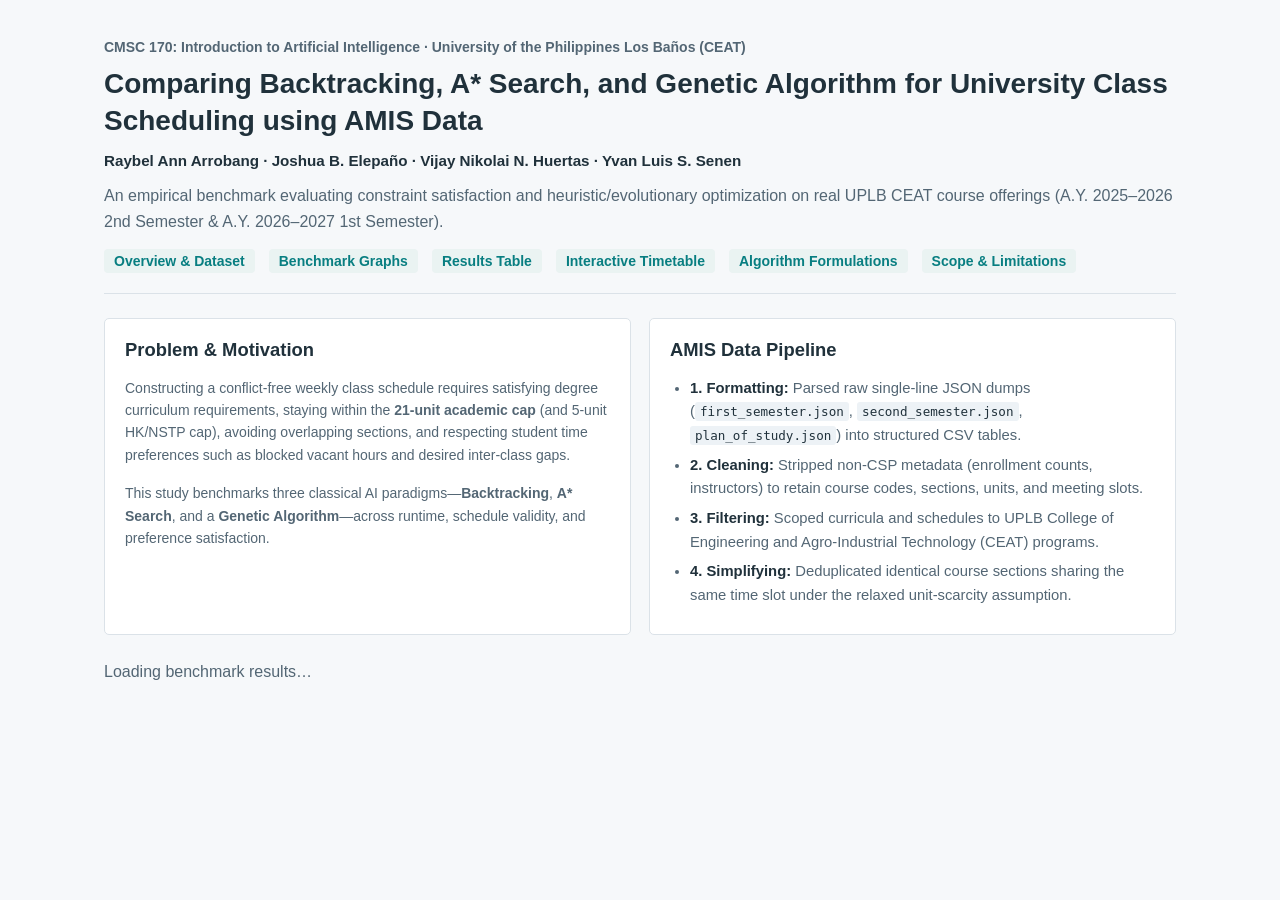
<file: index.html>
<!doctype html>
<html lang="en">
<head>
  <meta charset="utf-8">
  <meta name="viewport" content="width=device-width, initial-scale=1">
  <meta http-equiv="refresh" content="0; url=docs/">
  <link rel="canonical" href="docs/">
  <title>Course Scheduling Project</title>
</head>
<body>
  <p><a href="docs/">Open the project page</a></p>
</body>
</html>
</file>
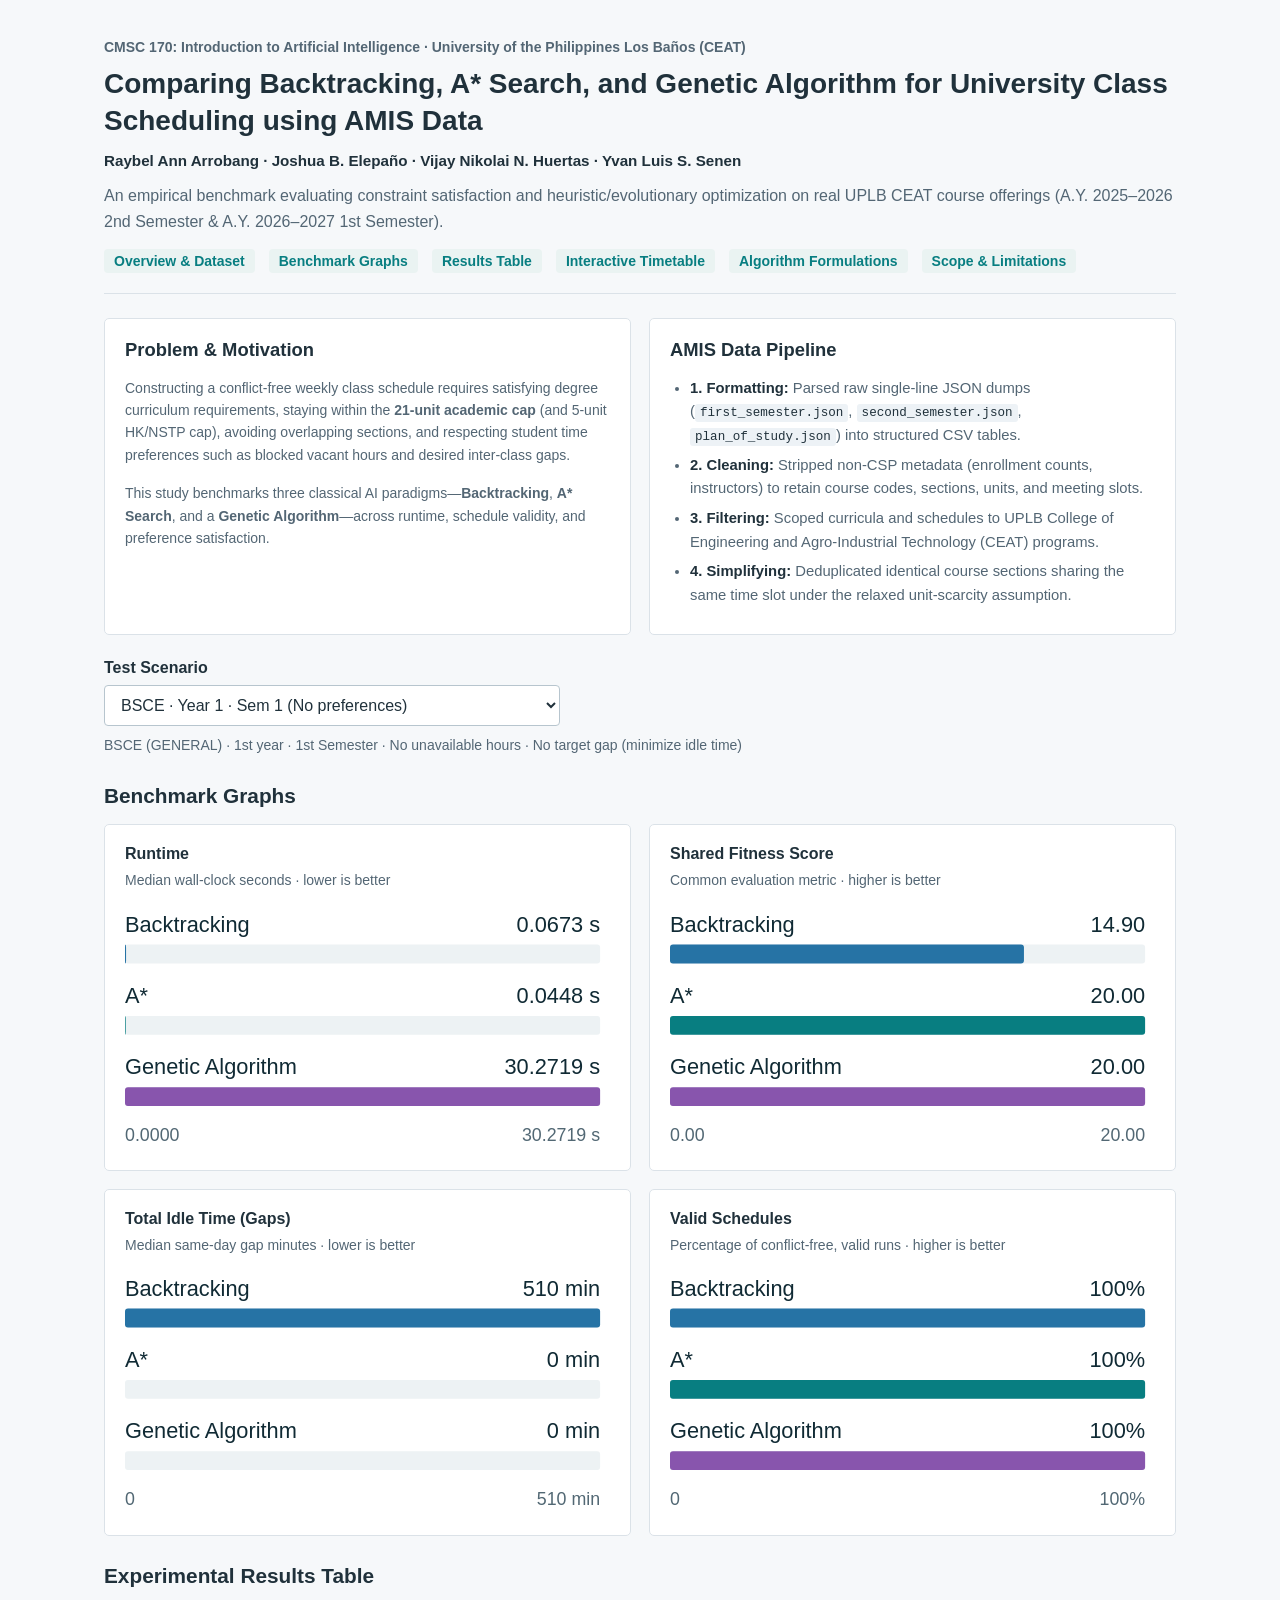
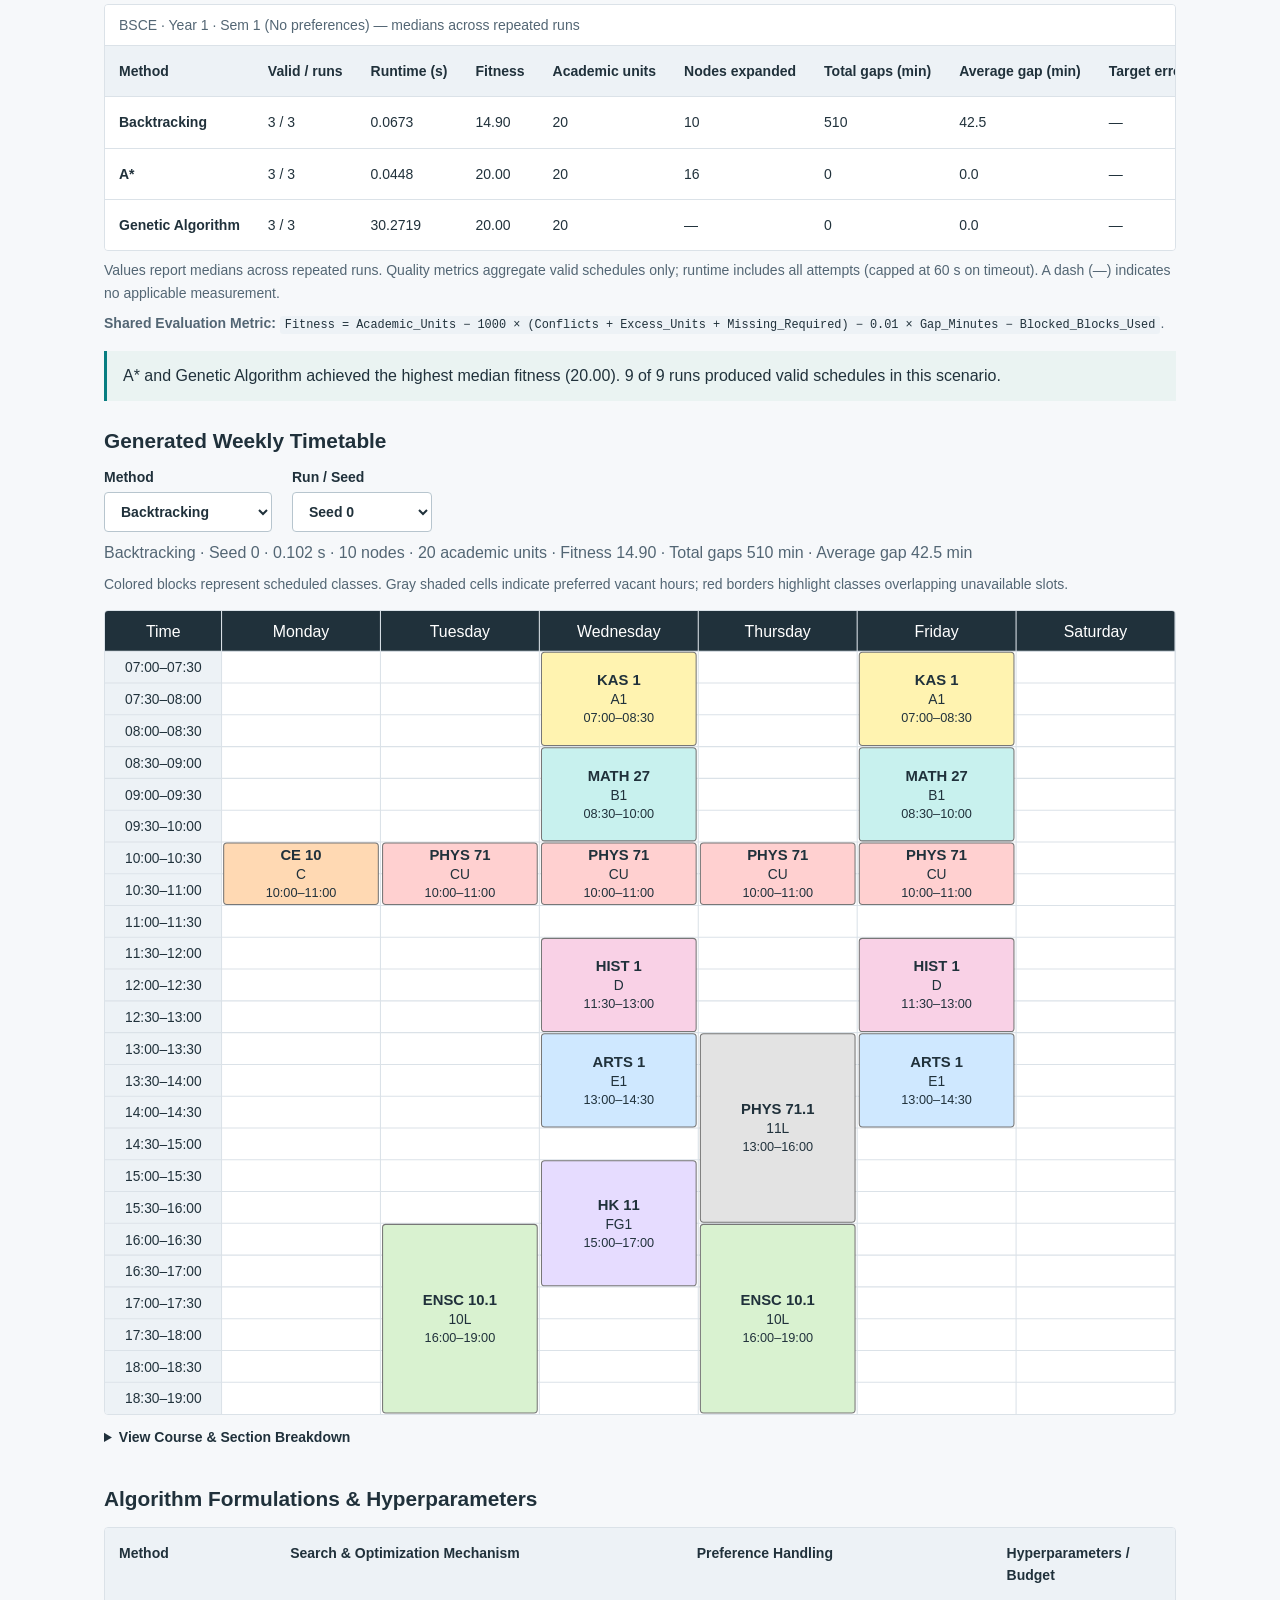
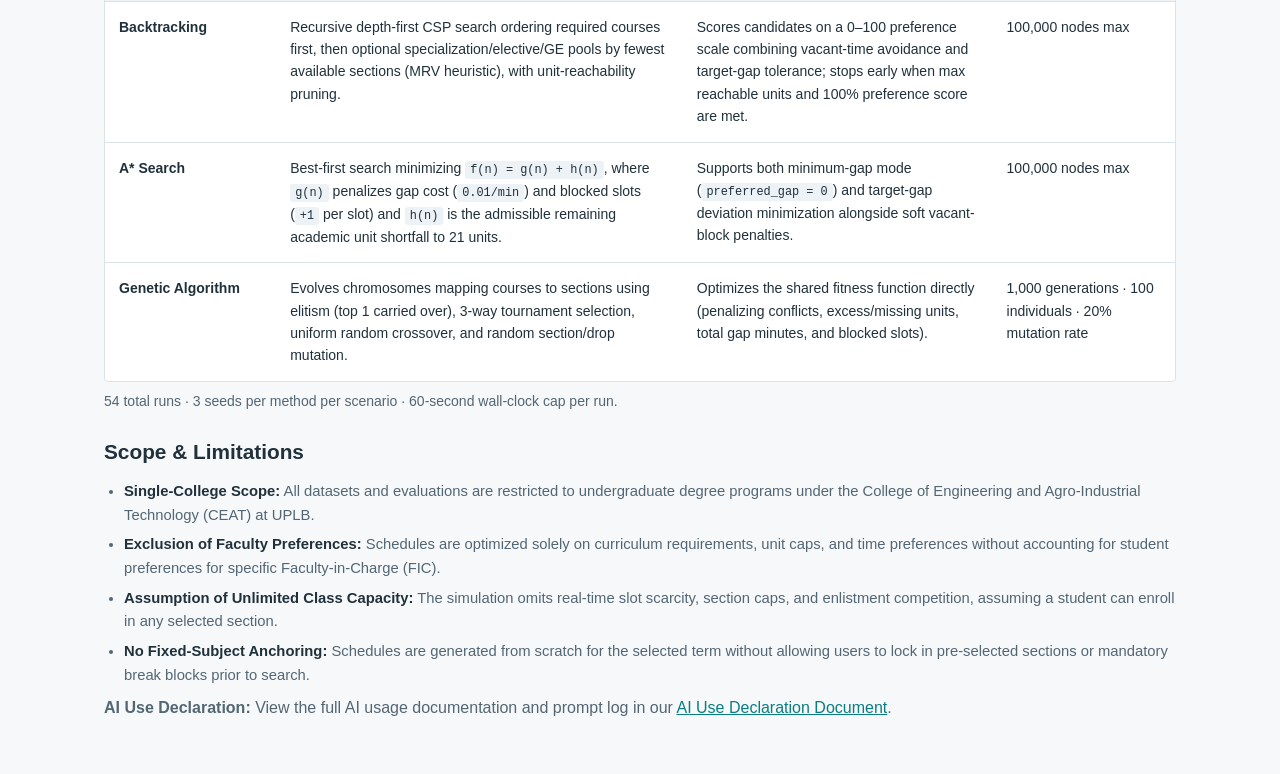
<file: docs/index.html>
<!doctype html>
<html lang="en">
<head>
  <meta charset="utf-8">
  <meta name="viewport" content="width=device-width, initial-scale=1">
  <meta name="description" content="Comparing Backtracking, A* Search, and Genetic Algorithm for University Class Scheduling using AMIS Data.">
  <title>CMSC 170 · Comparing Backtracking, A* Search, and Genetic Algorithm</title>
  <link rel="stylesheet" href="style.css">
  <script src="app.js" defer></script>
</head>
<body>
  <main>
    <header>
      <p class="subtitle">CMSC 170: Introduction to Artificial Intelligence · University of the Philippines Los Baños (CEAT)</p>
      <h1>Comparing Backtracking, A* Search, and Genetic Algorithm for University Class Scheduling using AMIS Data</h1>
      <p class="authors">Raybel Ann Arrobang · Joshua B. Elepaño · Vijay Nikolai N. Huertas · Yvan Luis S. Senen</p>
      <p>An empirical benchmark evaluating constraint satisfaction and heuristic/evolutionary optimization on real UPLB CEAT course offerings (A.Y. 2025–2026 2nd Semester &amp; A.Y. 2026–2027 1st Semester).</p>
      <nav class="page-nav" aria-label="Page sections">
        <a href="#overview-heading">Overview &amp; Dataset</a>
        <a href="#graphs-heading">Benchmark Graphs</a>
        <a href="#results-heading">Results Table</a>
        <a href="#schedule-heading">Interactive Timetable</a>
        <a href="#comparison-heading">Algorithm Formulations</a>
        <a href="#limitations-heading">Scope &amp; Limitations</a>
      </nav>
    </header>

    <section aria-labelledby="overview-heading" class="overview-grid">
      <article>
        <h2 id="overview-heading">Problem &amp; Motivation</h2>
        <p>Constructing a conflict-free weekly class schedule requires satisfying degree curriculum requirements, staying within the <strong>21-unit academic cap</strong> (and 5-unit HK/NSTP cap), avoiding overlapping sections, and respecting student time preferences such as blocked vacant hours and desired inter-class gaps.</p>
        <p>This study benchmarks three classical AI paradigms—<strong>Backtracking</strong>, <strong>A* Search</strong>, and a <strong>Genetic Algorithm</strong>—across runtime, schedule validity, and preference satisfaction.</p>
      </article>
      <article>
        <h2>AMIS Data Pipeline</h2>
        <ul class="clean-list">
          <li><strong>1. Formatting:</strong> Parsed raw single-line JSON dumps (<code>first_semester.json</code>, <code>second_semester.json</code>, <code>plan_of_study.json</code>) into structured CSV tables.</li>
          <li><strong>2. Cleaning:</strong> Stripped non-CSP metadata (enrollment counts, instructors) to retain course codes, sections, units, and meeting slots.</li>
          <li><strong>3. Filtering:</strong> Scoped curricula and schedules to UPLB College of Engineering and Agro-Industrial Technology (CEAT) programs.</li>
          <li><strong>4. Simplifying:</strong> Deduplicated identical course sections sharing the same time slot under the relaxed unit-scarcity assumption.</li>
        </ul>
      </article>
    </section>

    <p id="load-status" role="status">Loading benchmark results…</p>
    <noscript><p>Enable JavaScript to view interactive graphs, or <a href="data/results.csv">download the results CSV</a>.</p></noscript>

    <div id="results-content" hidden>
      <div class="controls">
        <label for="scenario">Test Scenario</label>
        <select id="scenario"></select>
        <p id="case-note"></p>
      </div>

      <section aria-labelledby="graphs-heading">
        <h2 id="graphs-heading">Benchmark Graphs</h2>
        <div class="chart-grid">
          <article><h3>Runtime</h3><p>Median wall-clock seconds · lower is better</p><div id="runtime-chart"></div></article>
          <article><h3>Shared Fitness Score</h3><p>Common evaluation metric · higher is better</p><div id="fitness-chart"></div></article>
          <article><h3>Total Idle Time (Gaps)</h3><p>Median same-day gap minutes · lower is better</p><div id="gap-chart"></div></article>
          <article><h3>Valid Schedules</h3><p>Percentage of conflict-free, valid runs · higher is better</p><div id="valid-chart"></div></article>
          <article id="gap-error-card" hidden><h3>Distance from Target Gap</h3><p>Mean absolute error in minutes · lower is better</p><div id="gap-error-chart"></div></article>
        </div>
      </section>

      <section aria-labelledby="results-heading">
        <h2 id="results-heading">Experimental Results Table</h2>
        <div class="table-scroll"><table>
          <caption id="summary-caption">Results for the selected scenario</caption>
          <thead><tr><th scope="col">Method</th><th scope="col">Valid / runs</th><th scope="col">Runtime (s)</th><th scope="col">Fitness</th><th scope="col">Academic units</th><th scope="col">Nodes expanded</th><th scope="col">Total gaps (min)</th><th scope="col">Average gap (min)</th><th scope="col">Target error (min)</th><th scope="col">Blocked hits</th><th scope="col">Timeouts</th></tr></thead>
          <tbody id="summary-body"></tbody>
        </table></div>
        <p class="note">Values report medians across repeated runs. Quality metrics aggregate valid schedules only; runtime includes all attempts (capped at 60 s on timeout). A dash (—) indicates no applicable measurement.</p>
        <p class="note"><strong>Shared Evaluation Metric:</strong> <code>Fitness = Academic_Units − 1000 × (Conflicts + Excess_Units + Missing_Required) − 0.01 × Gap_Minutes − Blocked_Blocks_Used</code>.</p>
        <p id="finding-text" class="finding"></p>
      </section>

      <section aria-labelledby="schedule-heading">
        <h2 id="schedule-heading">Generated Weekly Timetable</h2>
        <div class="schedule-controls">
          <label for="schedule-method">Method<select id="schedule-method"><option>Backtracking</option><option>A*</option><option>Genetic Algorithm</option></select></label>
          <label for="schedule-seed">Run / Seed<select id="schedule-seed"></select></label>
        </div>
        <p id="schedule-summary" role="status"></p>
        <p class="note">Colored blocks represent scheduled classes. Gray shaded cells indicate preferred vacant hours; red borders highlight classes overlapping unavailable slots.</p>
        <div id="schedule-grid" class="timetable-scroll"></div>
        <details><summary>View Course &amp; Section Breakdown</summary><div class="table-scroll"><table>
          <thead><tr><th scope="col">Course</th><th scope="col">Section</th><th scope="col">Units</th><th scope="col">Meeting times</th></tr></thead>
          <tbody id="schedule-body"></tbody>
        </table></div></details>
      </section>

      <section aria-labelledby="comparison-heading">
        <h2 id="comparison-heading">Algorithm Formulations &amp; Hyperparameters</h2>
        <div class="table-scroll"><table class="comparison">
          <thead><tr><th scope="col">Method</th><th scope="col">Search &amp; Optimization Mechanism</th><th scope="col">Preference Handling</th><th scope="col">Hyperparameters / Budget</th></tr></thead>
          <tbody>
            <tr>
              <th scope="row">Backtracking</th>
              <td>Recursive depth-first CSP search ordering required courses first, then optional specialization/elective/GE pools by fewest available sections (MRV heuristic), with unit-reachability pruning.</td>
              <td>Scores candidates on a 0–100 preference scale combining vacant-time avoidance and target-gap tolerance; stops early when max reachable units and 100% preference score are met.</td>
              <td id="bt-budget"></td>
            </tr>
            <tr>
              <th scope="row">A* Search</th>
              <td>Best-first search minimizing <code>f(n) = g(n) + h(n)</code>, where <code>g(n)</code> penalizes gap cost (<code>0.01/min</code>) and blocked slots (<code>+1</code> per slot) and <code>h(n)</code> is the admissible remaining academic unit shortfall to 21 units.</td>
              <td>Supports both minimum-gap mode (<code>preferred_gap = 0</code>) and target-gap deviation minimization alongside soft vacant-block penalties.</td>
              <td id="astar-budget"></td>
            </tr>
            <tr>
              <th scope="row">Genetic Algorithm</th>
              <td>Evolves chromosomes mapping courses to sections using elitism (top 1 carried over), 3-way tournament selection, uniform random crossover, and random section/drop mutation.</td>
              <td>Optimizes the shared fitness function directly (penalizing conflicts, excess/missing units, total gap minutes, and blocked slots).</td> <td id="ga-budget"></td> </tr>
          </tbody>
        </table></div>
        <p class="note" id="study-note"></p>
      </section>

      <section aria-labelledby="limitations-heading">
        <h2 id="limitations-heading">Scope &amp; Limitations</h2>
        <ul class="clean-list">
          <li><strong>Single-College Scope:</strong> All datasets and evaluations are restricted to undergraduate degree programs under the College of Engineering and Agro-Industrial Technology (CEAT) at UPLB.</li>
          <li><strong>Exclusion of Faculty Preferences:</strong> Schedules are optimized solely on curriculum requirements, unit caps, and time preferences without accounting for student preferences for specific Faculty-in-Charge (FIC).</li>
          <li><strong>Assumption of Unlimited Class Capacity:</strong> The simulation omits real-time slot scarcity, section caps, and enlistment competition, assuming a student can enroll in any selected section.</li>
          <li><strong>No Fixed-Subject Anchoring:</strong> Schedules are generated from scratch for the selected term without allowing users to lock in pre-selected sections or mandatory break blocks prior to search.</li>
        </ul>
      </section>
      <footer class="site-footer">
        <p><strong>AI Use Declaration:</strong> View the full AI usage documentation and prompt log in our <a href="https://docs.google.com/document/d/1-LHumnMc-MI-2nwYYJETrMHW4qyttg3qARuZBzfkRsY/edit?usp=sharing" target="_blank" rel="noopener noreferrer">AI Use Declaration Document</a>.</p>
      </footer>
    </div>
  </main>
</body>
</html>
</file>
<file: docs/style.css>
:root{font-family:"Segoe UI",Arial,sans-serif;color:#20313b;background:#f6f8fa;font-size:16px}
*{box-sizing:border-box}
body{margin:0}
main{max-width:1120px;margin:auto;padding:36px 24px 48px}
header{border-bottom:1px solid #dbe2e8;padding-bottom:20px;margin-bottom:24px}
.subtitle{color:#536674;font-size:.875rem;margin:0 0 8px;font-weight:600}
.authors{color:#20313b;font-weight:600;font-size:.95rem;margin:6px 0 10px}
.page-nav{display:flex;flex-wrap:wrap;gap:14px;margin-top:14px;font-size:.875rem}
.page-nav a{text-decoration:none;font-weight:600;padding:4px 10px;background:#eaf3f2;border-radius:4px}
.page-nav a:hover{background:#d5e8e6}
h1{font-size:1.75rem;line-height:1.3;margin:0 0 10px}
h2{font-size:1.3rem;margin:28px 0 16px}
h3{font-size:1rem;margin:0 0 6px}
p{line-height:1.6;margin:8px 0;color:#536674}
.overview-grid{display:grid;grid-template-columns:1fr 1fr;gap:18px;margin-bottom:24px}
.overview-grid h2{margin-top:0;font-size:1.15rem}
.clean-list{margin:8px 0 0;padding-left:20px;color:#536674;line-height:1.6;font-size:.925rem}
.clean-list li{margin-bottom:6px}
.clean-list strong{color:#20313b}
code{background:#edf2f6;padding:2px 5px;border-radius:3px;font-size:.85em;color:#20313b}
.controls label{display:block;font-weight:600;margin-bottom:8px}
select{font:inherit;max-width:100%;padding:10px 12px;border:1px solid #b7c5ce;border-radius:4px;color:inherit;background:#fff}
.controls p,.note{font-size:.875rem}
.chart-grid{display:grid;grid-template-columns:1fr 1fr;gap:18px}
article{background:#fff;border:1px solid #dbe2e8;border-radius:5px;padding:20px;min-width:0}
article>p{font-size:.875rem;margin:0 0 16px}
svg{display:block;width:100%;height:auto}
.table-scroll{overflow-x:auto;background:#fff;border:1px solid #dbe2e8;border-radius:4px}
table{width:100%;border-collapse:collapse;font-size:.875rem;text-align:left;white-space:nowrap}
caption{padding:12px 14px;text-align:left;color:#536674;border-bottom:1px solid #dbe2e8}
th,td{padding:14px;border-bottom:1px solid #dbe2e8;line-height:1.6;vertical-align:top}
thead{background:#edf2f6}
tbody tr:last-child>*{border-bottom:0}
.comparison{white-space:normal;min-width:650px}
.comparison th:first-child{width:16%}
.comparison td:nth-child(2){width:38%}
.finding{color:#20313b;border-left:3px solid #087e81;background:#eaf3f2;padding:12px 16px;margin-top:16px}
a{color:#087e81}
:focus-visible{outline:3px solid #2673a5;outline-offset:3px}
[hidden]{display:none!important}
.schedule-controls{display:flex;gap:20px;flex-wrap:wrap}.schedule-controls label{font-weight:600;font-size:.875rem}.schedule-controls select{display:block;margin-top:7px;min-width:140px}.timetable-scroll{overflow-x:auto;background:#fff;border:1px solid #dbe2e8;border-radius:4px;margin-top:14px}.timetable-scroll svg{min-width:980px}summary{cursor:pointer;padding:14px 0;font-weight:600;font-size:.875rem}
@media(max-width:750px){main{padding:24px 16px 36px}.chart-grid,.overview-grid{grid-template-columns:1fr}h1{font-size:1.5rem}select{width:100%}article{padding:16px}}
</file>
